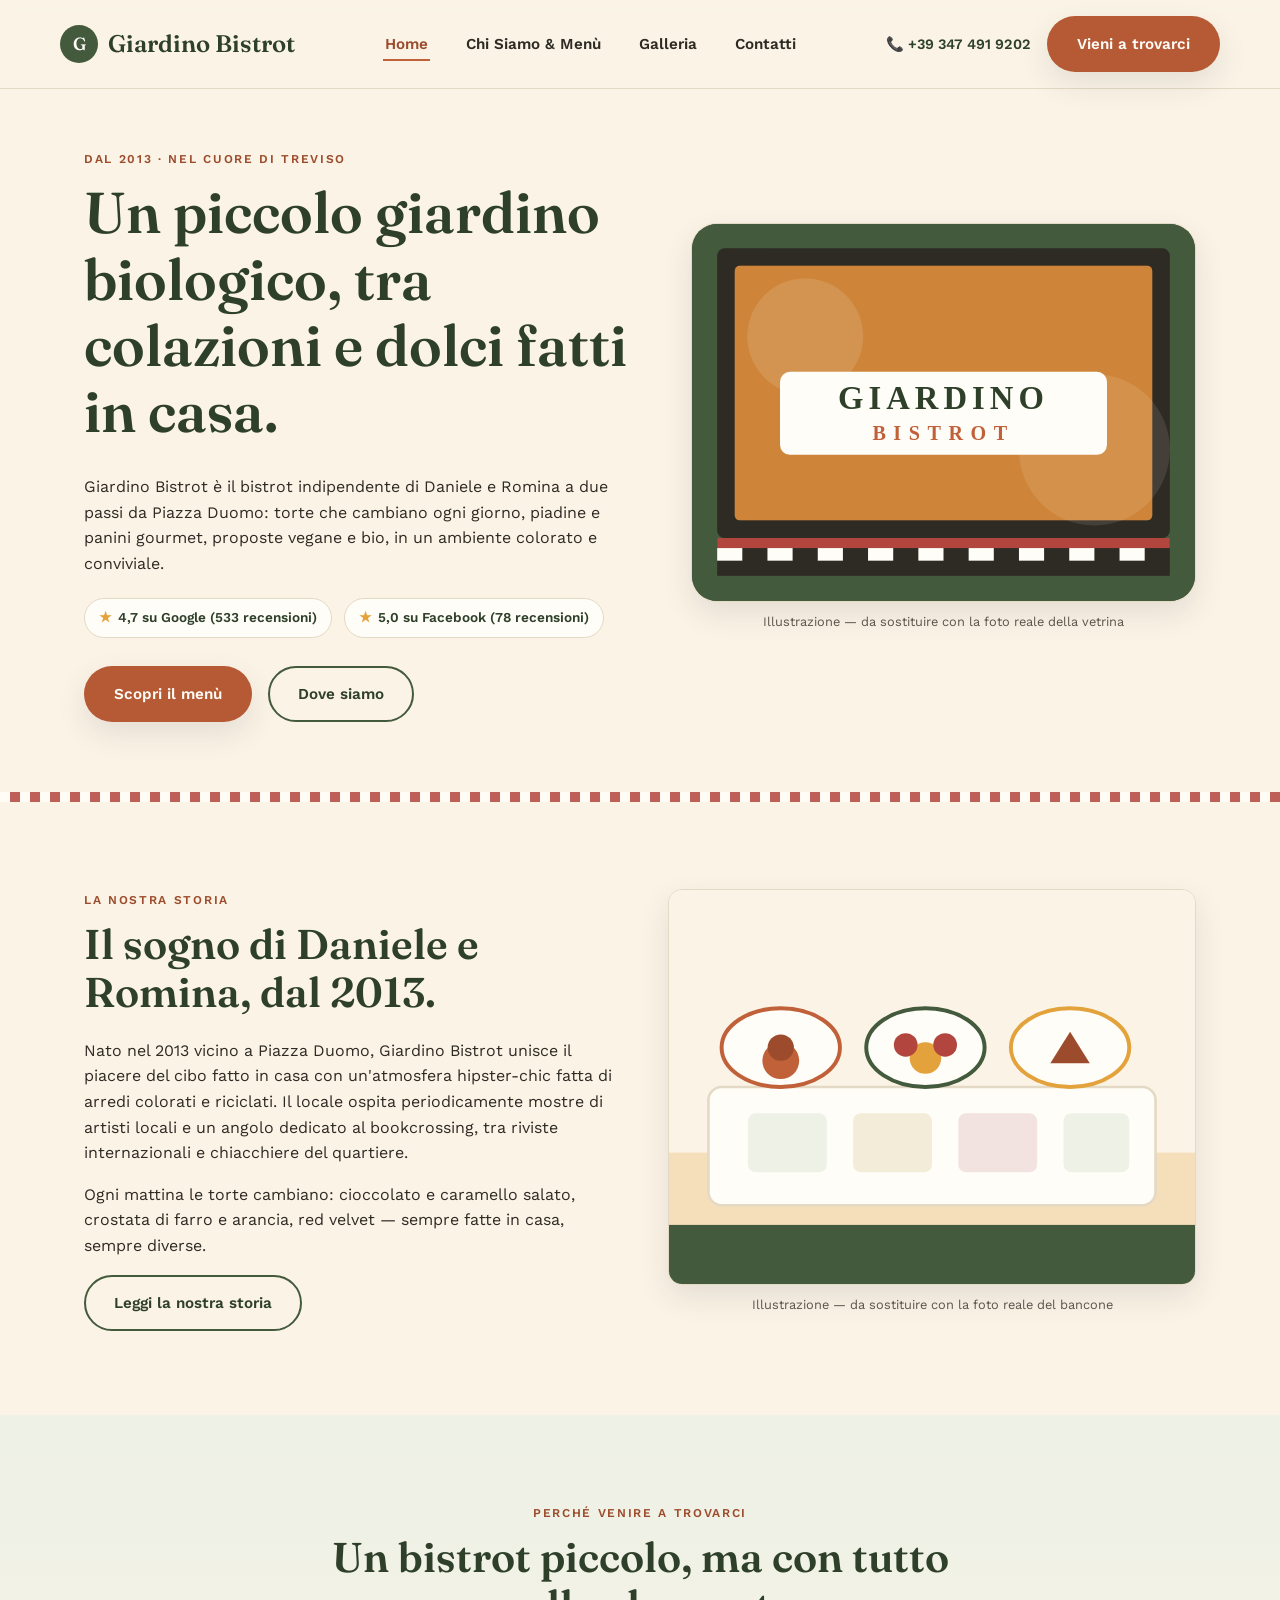
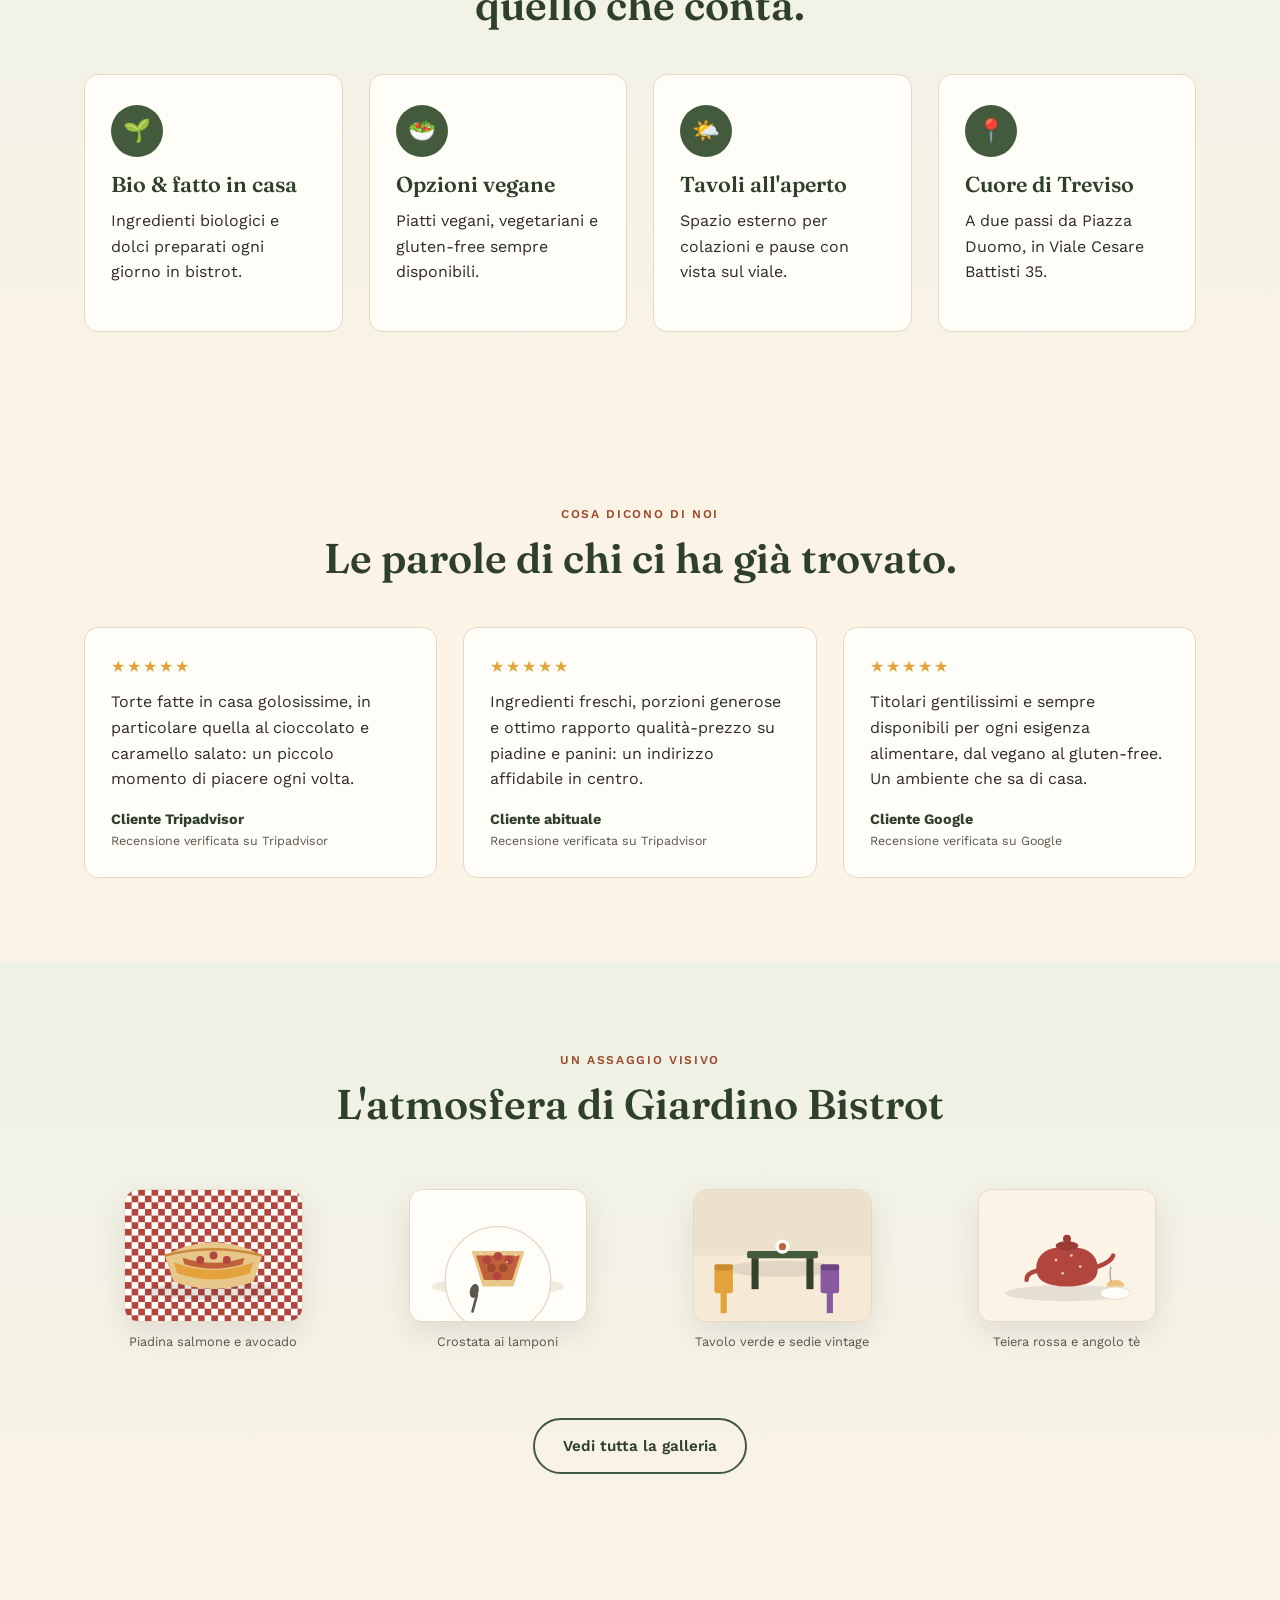
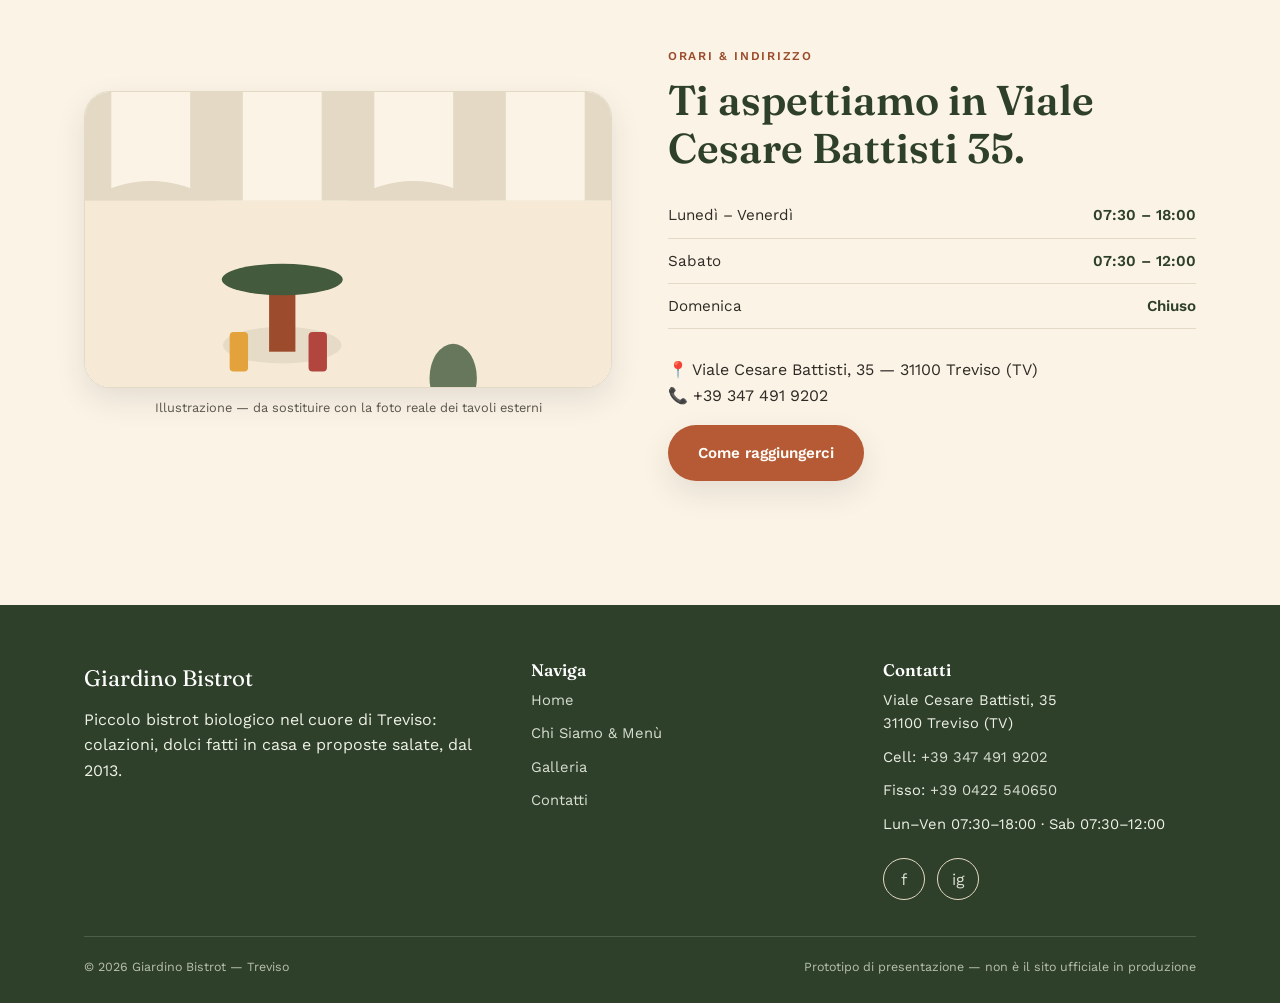
<file: index.html>
<!doctype html>
<html lang="it">
<head>
  <meta charset="UTF-8" />
  <meta name="viewport" content="width=device-width, initial-scale=1.0" />
  <title>Giardino Bistrot | Colazioni, dolci e bio nel cuore di Treviso</title>
  <meta name="description" content="Giardino Bistrot, Viale Cesare Battisti 35, Treviso: piccolo bistrot biologico con torte fatte in casa, piadine, panini gourmet e opzioni vegane. Aperto dal 2013." />
  <link rel="preconnect" href="https://fonts.googleapis.com">
  <link rel="preconnect" href="https://fonts.gstatic.com" crossorigin>
  <link href="https://fonts.googleapis.com/css2?family=Fraunces:opsz,wght@9..144,500;9..144,600;9..144,700&family=Work+Sans:wght@400;500;600;700&display=swap" rel="stylesheet">
  <link rel="icon" type="image/svg+xml" href="images/favicon.svg" />
  <link rel="stylesheet" href="css/style.css" />
  <meta property="og:type" content="website" />
  <meta property="og:locale" content="it_IT" />
  <meta property="og:title" content="Giardino Bistrot | Colazioni, dolci e bio nel cuore di Treviso" />
  <meta property="og:description" content="Piccolo bistrot biologico a Treviso: torte fatte in casa, piadine, panini gourmet e opzioni vegane. Viale Cesare Battisti 35." />
</head>
<body>

  <!-- NOTA SVILUPPO: testi basati su fonti pubbliche (Instagram, Tripadvisor, Google) - bozza plausibile da validare col proprietario prima del lancio. Vedi README.md. -->

  <a class="skip-link" href="#main-content">Salta al contenuto</a>

  <header class="site-header">
    <div class="container nav">
      <a href="index.html" class="brand">
        <span class="brand__mark">G</span>
        Giardino Bistrot
      </a>

      <nav class="nav__links-wrap">
        <ul class="nav__links">
          <li><a href="index.html" class="active">Home</a></li>
          <li><a href="chi-siamo-menu.html">Chi Siamo &amp; Menù</a></li>
          <li><a href="galleria.html">Galleria</a></li>
          <li><a href="contatti.html">Contatti</a></li>
        </ul>
      </nav>

      <div class="nav__cta">
        <a class="nav__phone" href="tel:+393474919202">📞 +39 347 491 9202</a>
        <a class="btn btn--primary" href="contatti.html">Vieni a trovarci</a>
        <button class="nav__toggle" aria-label="Apri menu">
          <span></span><span></span><span></span>
        </button>
      </div>
    </div>
  </header>

  <main id="main-content">

  <!-- HERO -->
  <section class="hero">
    <div class="container hero__grid">
      <div class="hero__text">
        <span class="eyebrow">Dal 2013 · Nel cuore di Treviso</span>
        <h1>Un piccolo giardino biologico, tra colazioni e dolci fatti in casa.</h1>
        <p>Giardino Bistrot è il bistrot indipendente di Daniele e Romina a due passi da Piazza Duomo: torte che cambiano ogni giorno, piadine e panini gourmet, proposte vegane e bio, in un ambiente colorato e conviviale.</p>

        <div class="hero__badges">
          <span class="badge"><span class="badge__star">★</span> 4,7 su Google (533 recensioni)</span>
          <span class="badge"><span class="badge__star">★</span> 5,0 su Facebook (78 recensioni)</span>
        </div>

        <div class="hero__actions">
          <a class="btn btn--primary" href="chi-siamo-menu.html#menu">Scopri il menù</a>
          <a class="btn btn--outline" href="contatti.html">Dove siamo</a>
        </div>
      </div>

      <div class="hero__media">
        <div class="media-frame">
          <img src="images/hero-vetrina.svg" alt="Illustrazione della vetrina con insegna luminosa Giardino Bistrot" />
        </div>
        <p class="media-caption">Illustrazione — da sostituire con la foto reale della vetrina</p>
      </div>
    </div>
  </section>

  <div class="vichy-divider"></div>

  <!-- INTRO / STORIA BREVE -->
  <section class="section">
    <div class="container split">
      <div class="split__text">
        <span class="eyebrow">La nostra storia</span>
        <h2>Il sogno di Daniele e Romina, dal 2013.</h2>
        <p>Nato nel 2013 vicino a Piazza Duomo, Giardino Bistrot unisce il piacere del cibo fatto in casa con un'atmosfera hipster-chic fatta di arredi colorati e riciclati. Il locale ospita periodicamente mostre di artisti locali e un angolo dedicato al bookcrossing, tra riviste internazionali e chiacchiere del quartiere.</p>
        <p>Ogni mattina le torte cambiano: cioccolato e caramello salato, crostata di farro e arancia, red velvet — sempre fatte in casa, sempre diverse.</p>
        <a class="btn btn--outline" href="chi-siamo-menu.html">Leggi la nostra storia</a>
      </div>
      <div class="split__media">
        <div class="media-frame">
          <img src="images/bancone-dolci.svg" alt="Illustrazione del bancone interno con barattoli di biscotti e vetrinetta dolci" loading="lazy" />
        </div>
        <p class="media-caption">Illustrazione — da sostituire con la foto reale del bancone</p>
      </div>
    </div>
  </section>

  <!-- FEATURES -->
  <section class="section section--sage">
    <div class="container">
      <div class="section-head center">
        <span class="eyebrow">Perché venire a trovarci</span>
        <h2>Un bistrot piccolo, ma con tutto quello che conta.</h2>
      </div>

      <div class="grid grid--4">
        <div class="card card--feature">
          <div class="card__icon">🌱</div>
          <h3>Bio &amp; fatto in casa</h3>
          <p>Ingredienti biologici e dolci preparati ogni giorno in bistrot.</p>
        </div>
        <div class="card card--feature">
          <div class="card__icon">🥗</div>
          <h3>Opzioni vegane</h3>
          <p>Piatti vegani, vegetariani e gluten-free sempre disponibili.</p>
        </div>
        <div class="card card--feature">
          <div class="card__icon">🌤️</div>
          <h3>Tavoli all'aperto</h3>
          <p>Spazio esterno per colazioni e pause con vista sul viale.</p>
        </div>
        <div class="card card--feature">
          <div class="card__icon">📍</div>
          <h3>Cuore di Treviso</h3>
          <p>A due passi da Piazza Duomo, in Viale Cesare Battisti 35.</p>
        </div>
      </div>
    </div>
  </section>

  <!-- RECENSIONI -->
  <section class="section">
    <div class="container">
      <div class="section-head center">
        <span class="eyebrow">Cosa dicono di noi</span>
        <h2>Le parole di chi ci ha già trovato.</h2>
      </div>

      <div class="grid grid--3">
        <div class="review-card">
          <div class="review-card__stars">★★★★★</div>
          <p>Torte fatte in casa golosissime, in particolare quella al cioccolato e caramello salato: un piccolo momento di piacere ogni volta.</p>
          <div class="review-card__author">Cliente Tripadvisor</div>
          <div class="review-card__source">Recensione verificata su Tripadvisor</div>
        </div>
        <div class="review-card">
          <div class="review-card__stars">★★★★★</div>
          <p>Ingredienti freschi, porzioni generose e ottimo rapporto qualità-prezzo su piadine e panini: un indirizzo affidabile in centro.</p>
          <div class="review-card__author">Cliente abituale</div>
          <div class="review-card__source">Recensione verificata su Tripadvisor</div>
        </div>
        <div class="review-card">
          <div class="review-card__stars">★★★★★</div>
          <p>Titolari gentilissimi e sempre disponibili per ogni esigenza alimentare, dal vegano al gluten-free. Un ambiente che sa di casa.</p>
          <div class="review-card__author">Cliente Google</div>
          <div class="review-card__source">Recensione verificata su Google</div>
        </div>
      </div>
    </div>
  </section>

  <!-- GALLERY PREVIEW -->
  <section class="section section--sage">
    <div class="container">
      <div class="section-head center">
        <span class="eyebrow">Un assaggio visivo</span>
        <h2>L'atmosfera di Giardino Bistrot</h2>
      </div>

      <div class="grid grid--4">
        <figure>
          <div class="media-frame"><img src="images/piadina-salmone-avocado.svg" alt="Illustrazione piadina con salmone e avocado" loading="lazy" /></div>
          <p class="media-caption">Piadina salmone e avocado</p>
        </figure>
        <figure>
          <div class="media-frame"><img src="images/crostata-lamponi.svg" alt="Illustrazione fetta di crostata ai lamponi" loading="lazy" /></div>
          <p class="media-caption">Crostata ai lamponi</p>
        </figure>
        <figure>
          <div class="media-frame"><img src="images/tavolo-verde-sedie-gialle.svg" alt="Illustrazione tavolo verde con sedie gialle in stile vintage" loading="lazy" /></div>
          <p class="media-caption">Tavolo verde e sedie vintage</p>
        </figure>
        <figure>
          <div class="media-frame"><img src="images/teiera-rossa.svg" alt="Illustrazione teiera rossa e angolo tè" loading="lazy" /></div>
          <p class="media-caption">Teiera rossa e angolo tè</p>
        </figure>
      </div>

      <div style="text-align:center; margin-top: 36px;">
        <a class="btn btn--outline" href="galleria.html">Vedi tutta la galleria</a>
      </div>
    </div>
  </section>

  <!-- ORARI & CONTATTI QUICK -->
  <section class="section">
    <div class="container split split--reverse">
      <div class="split__media">
        <div class="media-frame media-frame--wide">
          <img src="images/tavoli-esterni.svg" alt="Illustrazione tavolini all'aperto sotto i portici di Viale Cesare Battisti" loading="lazy" />
        </div>
        <p class="media-caption">Illustrazione — da sostituire con la foto reale dei tavoli esterni</p>
      </div>
      <div class="split__text">
        <span class="eyebrow">Orari &amp; indirizzo</span>
        <h2>Ti aspettiamo in Viale Cesare Battisti 35.</h2>
        <table class="hours-table">
          <tr><td>Lunedì – Venerdì</td><td>07:30 – 18:00</td></tr>
          <tr><td>Sabato</td><td>07:30 – 12:00</td></tr>
          <tr><td>Domenica</td><td>Chiuso</td></tr>
        </table>
        <p>📍 Viale Cesare Battisti, 35 — 31100 Treviso (TV)<br />📞 <a href="tel:+393474919202">+39 347 491 9202</a></p>
        <a class="btn btn--primary" href="contatti.html">Come raggiungerci</a>
      </div>
    </div>
  </section>

  </main>

  <footer class="site-footer">
    <div class="container">
      <div class="footer-grid">
        <div>
          <div class="footer-brand">Giardino Bistrot</div>
          <p>Piccolo bistrot biologico nel cuore di Treviso: colazioni, dolci fatti in casa e proposte salate, dal 2013.</p>
        </div>
        <div>
          <h4>Naviga</h4>
          <ul class="footer-list">
            <li><a href="index.html">Home</a></li>
            <li><a href="chi-siamo-menu.html">Chi Siamo &amp; Menù</a></li>
            <li><a href="galleria.html">Galleria</a></li>
            <li><a href="contatti.html">Contatti</a></li>
          </ul>
        </div>
        <div>
          <h4>Contatti</h4>
          <ul class="footer-list">
            <li>Viale Cesare Battisti, 35<br />31100 Treviso (TV)</li>
            <li>Cell: <a href="tel:+393474919202">+39 347 491 9202</a></li>
            <li>Fisso: <a href="tel:+390422540650">+39 0422 540650</a></li>
            <li>Lun–Ven 07:30–18:00 · Sab 07:30–12:00</li>
          </ul>
          <div class="social-row">
            <a href="https://www.facebook.com/giardinobistrot/" target="_blank" rel="noopener" aria-label="Facebook">f</a>
            <a href="https://www.instagram.com/giardinobistrot/" target="_blank" rel="noopener" aria-label="Instagram">ig</a>
          </div>
        </div>
      </div>
      <div class="footer-bottom">
        <span>© 2026 Giardino Bistrot — Treviso</span>
        <span>Prototipo di presentazione — non è il sito ufficiale in produzione</span>
      </div>
    </div>
  </footer>

  <script src="js/main.js"></script>
</body>
</html>
</file>
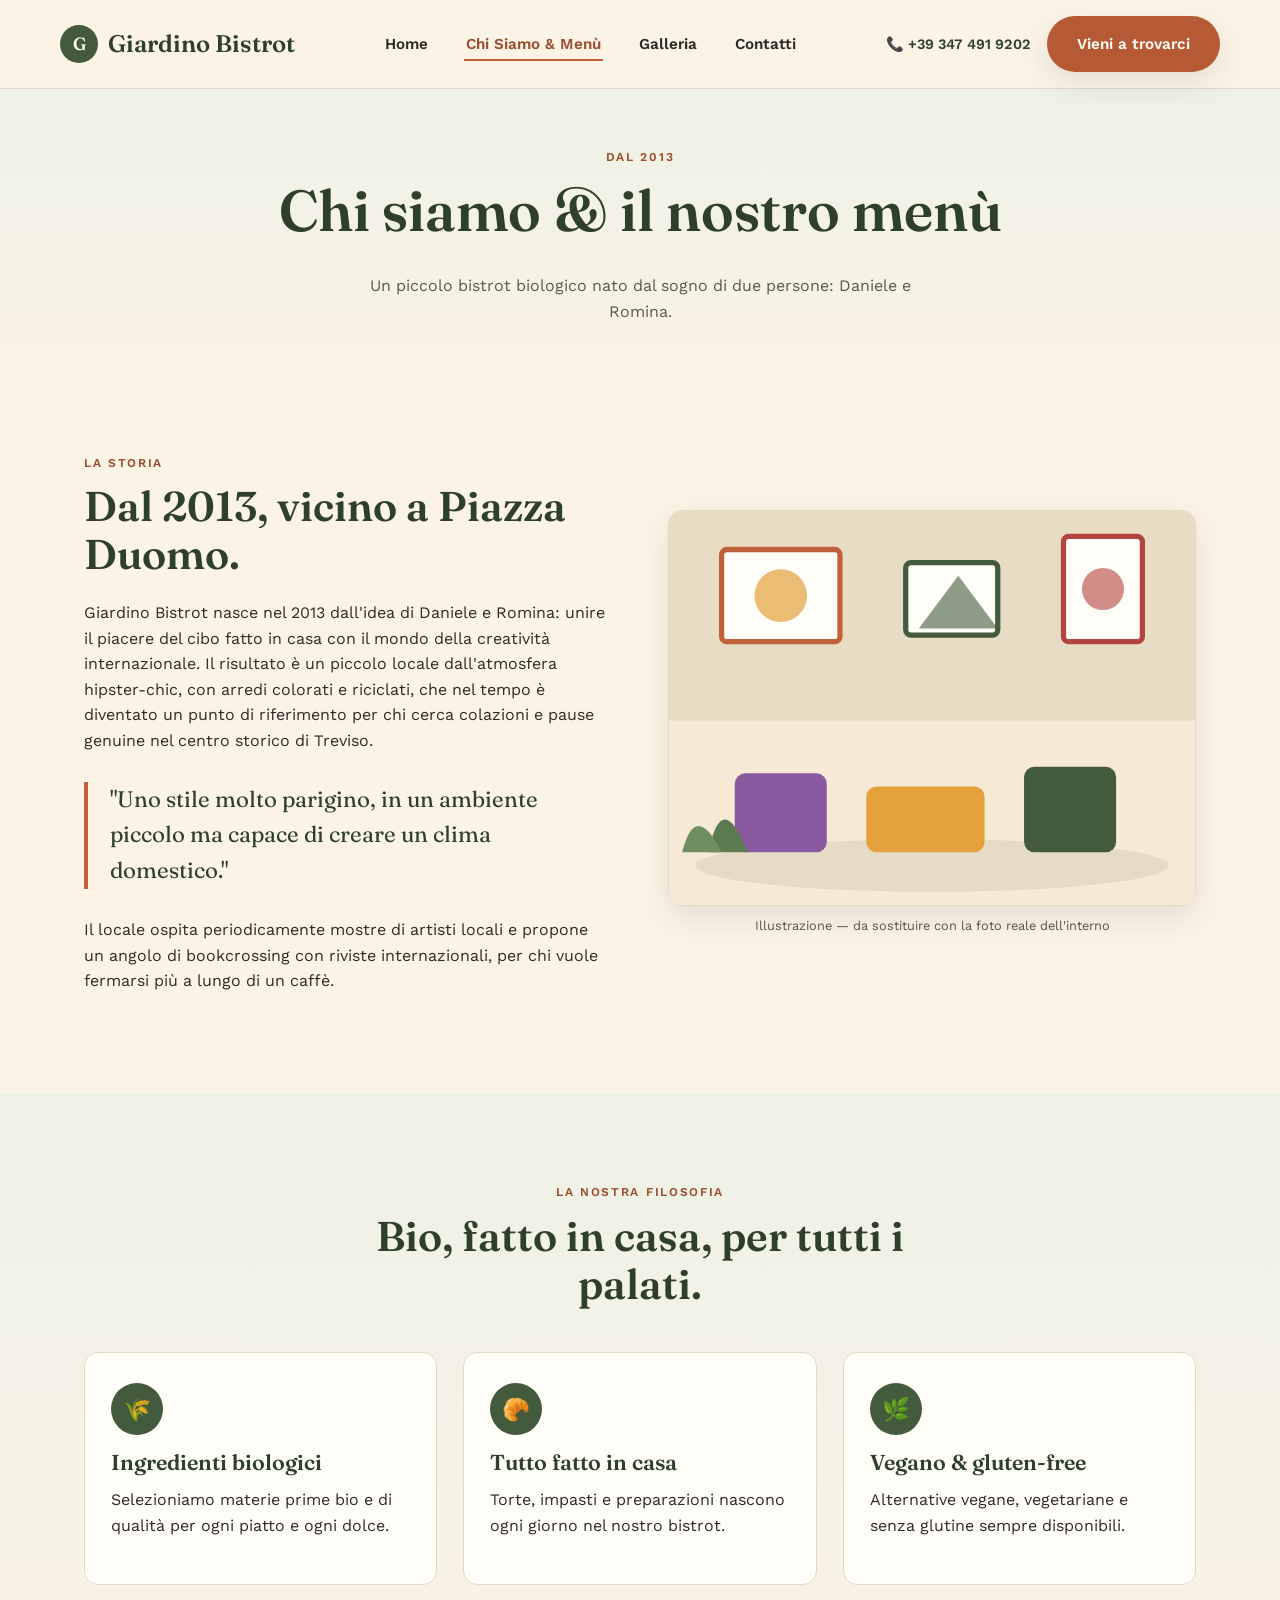
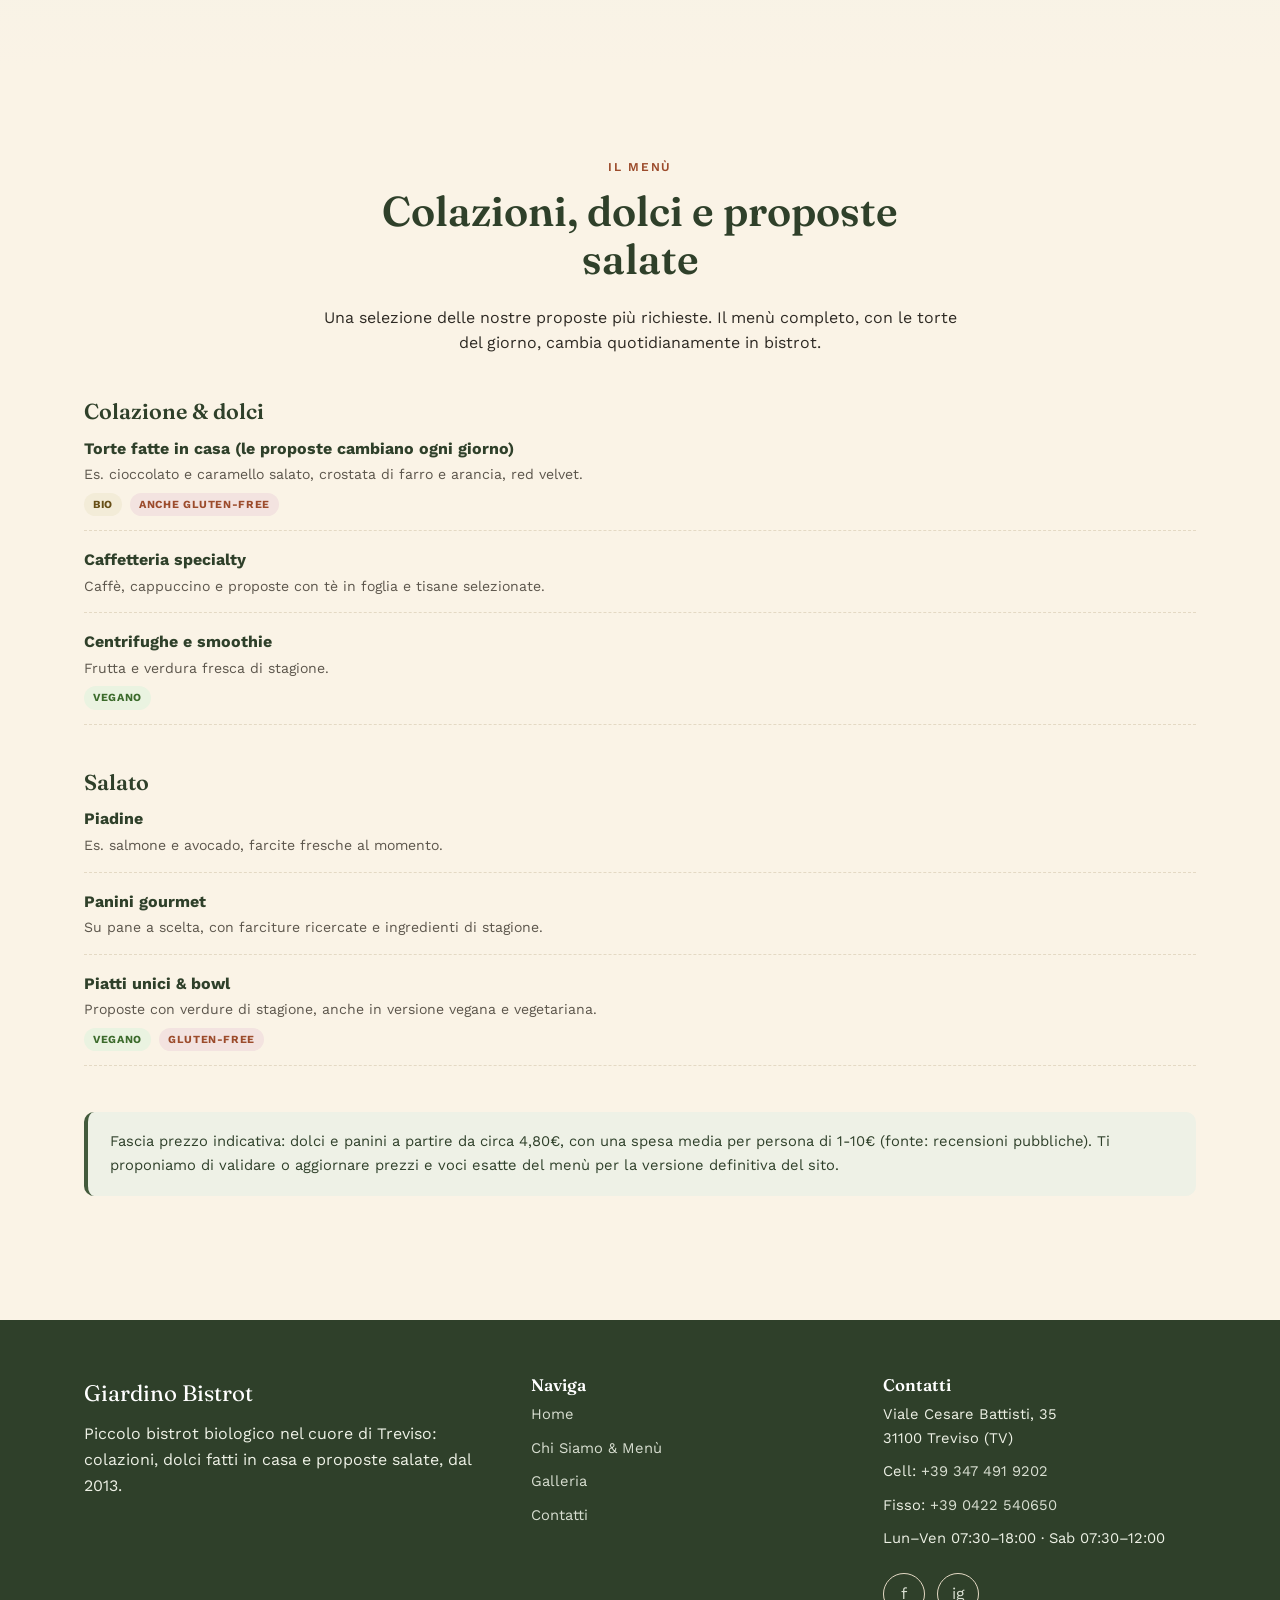
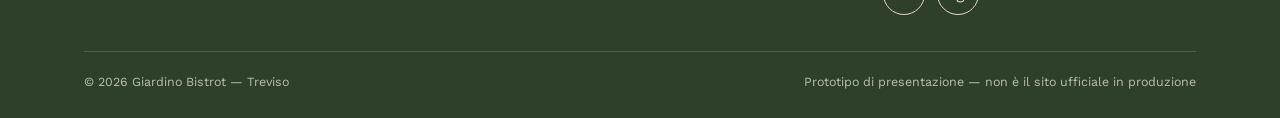
<file: chi-siamo-menu.html>
<!doctype html>
<html lang="it">
<head>
  <meta charset="UTF-8" />
  <meta name="viewport" content="width=device-width, initial-scale=1.0" />
  <title>Chi Siamo &amp; Menù | Giardino Bistrot Treviso</title>
  <meta name="description" content="La storia di Giardino Bistrot dal 2013 e il menù: torte fatte in casa, piadine, panini gourmet, opzioni vegane, bio e gluten-free." />
  <link rel="preconnect" href="https://fonts.googleapis.com">
  <link rel="preconnect" href="https://fonts.gstatic.com" crossorigin>
  <link href="https://fonts.googleapis.com/css2?family=Fraunces:opsz,wght@9..144,500;9..144,600;9..144,700&family=Work+Sans:wght@400;500;600;700&display=swap" rel="stylesheet">
  <link rel="icon" type="image/svg+xml" href="images/favicon.svg" />
  <link rel="stylesheet" href="css/style.css" />
  <meta property="og:type" content="website" />
  <meta property="og:locale" content="it_IT" />
  <meta property="og:title" content="Chi Siamo & Menù | Giardino Bistrot Treviso" />
  <meta property="og:description" content="La storia di Giardino Bistrot dal 2013 e il menù: torte fatte in casa, piadine, panini gourmet, opzioni vegane, bio e gluten-free." />
</head>
<body>

  <!-- NOTA SVILUPPO: testi basati su fonti pubbliche (Instagram, Tripadvisor, Google) - bozza plausibile da validare col proprietario prima del lancio. Vedi README.md. -->

  <a class="skip-link" href="#main-content">Salta al contenuto</a>

  <header class="site-header">
    <div class="container nav">
      <a href="index.html" class="brand">
        <span class="brand__mark">G</span>
        Giardino Bistrot
      </a>

      <nav class="nav__links-wrap">
        <ul class="nav__links">
          <li><a href="index.html">Home</a></li>
          <li><a href="chi-siamo-menu.html" class="active">Chi Siamo &amp; Menù</a></li>
          <li><a href="galleria.html">Galleria</a></li>
          <li><a href="contatti.html">Contatti</a></li>
        </ul>
      </nav>

      <div class="nav__cta">
        <a class="nav__phone" href="tel:+393474919202">📞 +39 347 491 9202</a>
        <a class="btn btn--primary" href="contatti.html">Vieni a trovarci</a>
        <button class="nav__toggle" aria-label="Apri menu">
          <span></span><span></span><span></span>
        </button>
      </div>
    </div>
  </header>

  <section class="page-hero">
    <div class="container">
      <span class="eyebrow">Dal 2013</span>
      <h1>Chi siamo &amp; il nostro menù</h1>
      <p>Un piccolo bistrot biologico nato dal sogno di due persone: Daniele e Romina.</p>
    </div>
  </section>

  <main id="main-content">

  <!-- STORIA -->
  <section class="section">
    <div class="container split">
      <div class="split__text">
        <span class="eyebrow">La storia</span>
        <h2>Dal 2013, vicino a Piazza Duomo.</h2>
        <p>Giardino Bistrot nasce nel 2013 dall'idea di Daniele e Romina: unire il piacere del cibo fatto in casa con il mondo della creatività internazionale. Il risultato è un piccolo locale dall'atmosfera hipster-chic, con arredi colorati e riciclati, che nel tempo è diventato un punto di riferimento per chi cerca colazioni e pause genuine nel centro storico di Treviso.</p>
        <p class="story-quote">"Uno stile molto parigino, in un ambiente piccolo ma capace di creare un clima domestico."</p>
        <p>Il locale ospita periodicamente mostre di artisti locali e propone un angolo di bookcrossing con riviste internazionali, per chi vuole fermarsi più a lungo di un caffè.</p>
      </div>
      <div class="split__media">
        <div class="media-frame">
          <img src="images/interno-arredi-vintage.svg" alt="Illustrazione dell'interno con arredi vintage colorati" loading="lazy" />
        </div>
        <p class="media-caption">Illustrazione — da sostituire con la foto reale dell'interno</p>
      </div>
    </div>
  </section>

  <!-- FILOSOFIA -->
  <section class="section section--sage">
    <div class="container">
      <div class="section-head center">
        <span class="eyebrow">La nostra filosofia</span>
        <h2>Bio, fatto in casa, per tutti i palati.</h2>
      </div>
      <div class="grid grid--3">
        <div class="card card--feature">
          <div class="card__icon">🌾</div>
          <h3>Ingredienti biologici</h3>
          <p>Selezioniamo materie prime bio e di qualità per ogni piatto e ogni dolce.</p>
        </div>
        <div class="card card--feature">
          <div class="card__icon">🥐</div>
          <h3>Tutto fatto in casa</h3>
          <p>Torte, impasti e preparazioni nascono ogni giorno nel nostro bistrot.</p>
        </div>
        <div class="card card--feature">
          <div class="card__icon">🌿</div>
          <h3>Vegano &amp; gluten-free</h3>
          <p>Alternative vegane, vegetariane e senza glutine sempre disponibili.</p>
        </div>
      </div>
    </div>
  </section>

  <!-- MENU -->
  <section class="section" id="menu">
    <div class="container">
      <div class="section-head center">
        <span class="eyebrow">Il menù</span>
        <h2>Colazioni, dolci e proposte salate</h2>
        <p>Una selezione delle nostre proposte più richieste. Il menù completo, con le torte del giorno, cambia quotidianamente in bistrot.</p>
      </div>

      <div class="menu-block">
        <h3>Colazione &amp; dolci</h3>
        <ul class="menu-list">
          <li>
            <div>
              <span class="menu-item__name">Torte fatte in casa (le proposte cambiano ogni giorno)</span>
              <span class="menu-item__desc">Es. cioccolato e caramello salato, crostata di farro e arancia, red velvet.</span>
              <div class="tag-row"><span class="tag tag--bio">Bio</span><span class="tag tag--gf">Anche gluten-free</span></div>
            </div>
          </li>
          <li>
            <div>
              <span class="menu-item__name">Caffetteria specialty</span>
              <span class="menu-item__desc">Caffè, cappuccino e proposte con tè in foglia e tisane selezionate.</span>
            </div>
          </li>
          <li>
            <div>
              <span class="menu-item__name">Centrifughe e smoothie</span>
              <span class="menu-item__desc">Frutta e verdura fresca di stagione.</span>
              <div class="tag-row"><span class="tag tag--vegan">Vegano</span></div>
            </div>
          </li>
        </ul>
      </div>

      <div class="menu-block">
        <h3>Salato</h3>
        <ul class="menu-list">
          <li>
            <div>
              <span class="menu-item__name">Piadine</span>
              <span class="menu-item__desc">Es. salmone e avocado, farcite fresche al momento.</span>
            </div>
          </li>
          <li>
            <div>
              <span class="menu-item__name">Panini gourmet</span>
              <span class="menu-item__desc">Su pane a scelta, con farciture ricercate e ingredienti di stagione.</span>
            </div>
          </li>
          <li>
            <div>
              <span class="menu-item__name">Piatti unici &amp; bowl</span>
              <span class="menu-item__desc">Proposte con verdure di stagione, anche in versione vegana e vegetariana.</span>
              <div class="tag-row"><span class="tag tag--vegan">Vegano</span><span class="tag tag--gf">Gluten-free</span></div>
            </div>
          </li>
        </ul>
      </div>

      <!-- NOTA: prezzi stimati da recensioni pubbliche, non un listino ufficiale del locale - da confermare col proprietario -->
      <div class="callout">
        Fascia prezzo indicativa: dolci e panini a partire da circa 4,80€, con una spesa media per persona di 1-10€ (fonte: recensioni pubbliche). Ti proponiamo di validare o aggiornare prezzi e voci esatte del menù per la versione definitiva del sito.
      </div>
    </div>
  </section>

  </main>

  <footer class="site-footer">
    <div class="container">
      <div class="footer-grid">
        <div>
          <div class="footer-brand">Giardino Bistrot</div>
          <p>Piccolo bistrot biologico nel cuore di Treviso: colazioni, dolci fatti in casa e proposte salate, dal 2013.</p>
        </div>
        <div>
          <h4>Naviga</h4>
          <ul class="footer-list">
            <li><a href="index.html">Home</a></li>
            <li><a href="chi-siamo-menu.html">Chi Siamo &amp; Menù</a></li>
            <li><a href="galleria.html">Galleria</a></li>
            <li><a href="contatti.html">Contatti</a></li>
          </ul>
        </div>
        <div>
          <h4>Contatti</h4>
          <ul class="footer-list">
            <li>Viale Cesare Battisti, 35<br />31100 Treviso (TV)</li>
            <li>Cell: <a href="tel:+393474919202">+39 347 491 9202</a></li>
            <li>Fisso: <a href="tel:+390422540650">+39 0422 540650</a></li>
            <li>Lun–Ven 07:30–18:00 · Sab 07:30–12:00</li>
          </ul>
          <div class="social-row">
            <a href="https://www.facebook.com/giardinobistrot/" target="_blank" rel="noopener" aria-label="Facebook">f</a>
            <a href="https://www.instagram.com/giardinobistrot/" target="_blank" rel="noopener" aria-label="Instagram">ig</a>
          </div>
        </div>
      </div>
      <div class="footer-bottom">
        <span>© 2026 Giardino Bistrot — Treviso</span>
        <span>Prototipo di presentazione — non è il sito ufficiale in produzione</span>
      </div>
    </div>
  </footer>

  <script src="js/main.js"></script>
</body>
</html>
</file>
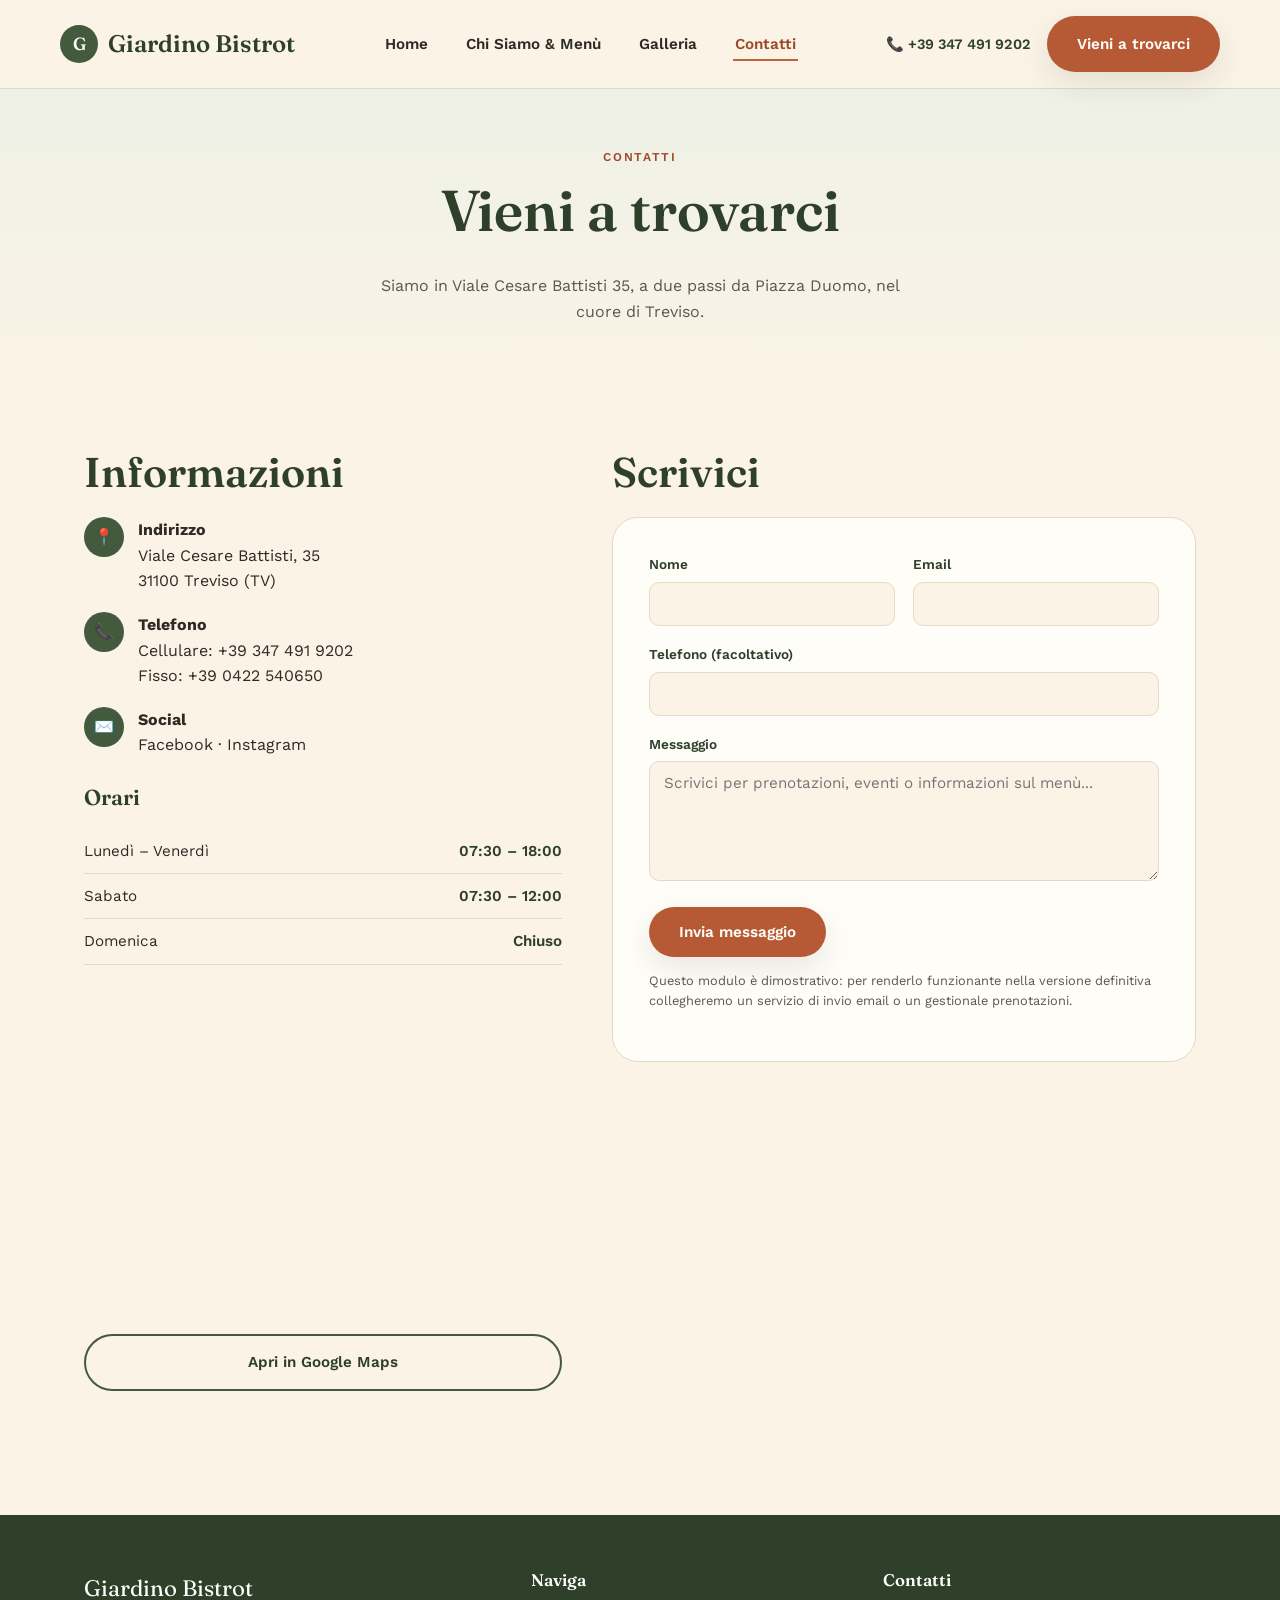
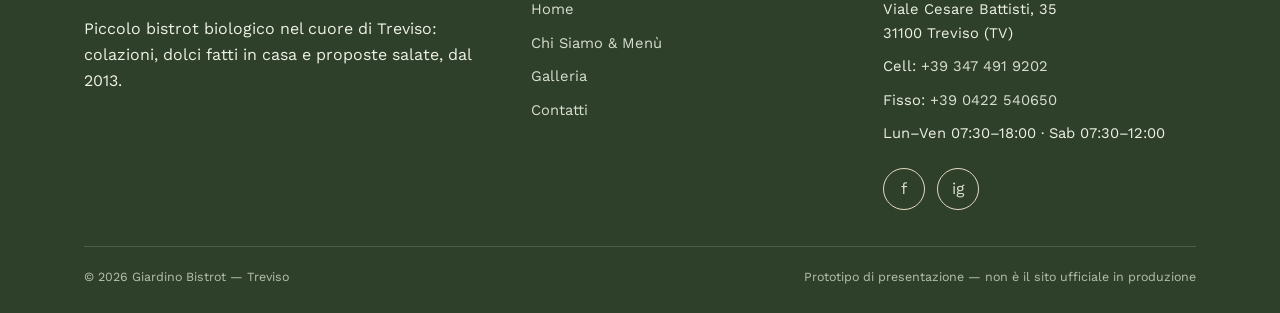
<file: contatti.html>
<!doctype html>
<html lang="it">
<head>
  <meta charset="UTF-8" />
  <meta name="viewport" content="width=device-width, initial-scale=1.0" />
  <title>Contatti | Giardino Bistrot Treviso</title>
  <meta name="description" content="Giardino Bistrot, Viale Cesare Battisti 35, Treviso. Telefono +39 347 491 9202. Orari: Lun-Ven 07:30-18:00, Sab 07:30-12:00." />
  <link rel="preconnect" href="https://fonts.googleapis.com">
  <link rel="preconnect" href="https://fonts.gstatic.com" crossorigin>
  <link href="https://fonts.googleapis.com/css2?family=Fraunces:opsz,wght@9..144,500;9..144,600;9..144,700&family=Work+Sans:wght@400;500;600;700&display=swap" rel="stylesheet">
  <link rel="icon" type="image/svg+xml" href="images/favicon.svg" />
  <link rel="stylesheet" href="css/style.css" />
  <meta property="og:type" content="website" />
  <meta property="og:locale" content="it_IT" />
  <meta property="og:title" content="Contatti | Giardino Bistrot Treviso" />
  <meta property="og:description" content="Giardino Bistrot, Viale Cesare Battisti 35, Treviso. Orari: Lun-Ven 07:30-18:00, Sab 07:30-12:00." />
</head>
<body>

  <!-- NOTA SVILUPPO: testi basati su fonti pubbliche (Instagram, Tripadvisor, Google) - bozza plausibile da validare col proprietario prima del lancio. Vedi README.md. -->

  <a class="skip-link" href="#main-content">Salta al contenuto</a>

  <header class="site-header">
    <div class="container nav">
      <a href="index.html" class="brand">
        <span class="brand__mark">G</span>
        Giardino Bistrot
      </a>

      <nav class="nav__links-wrap">
        <ul class="nav__links">
          <li><a href="index.html">Home</a></li>
          <li><a href="chi-siamo-menu.html">Chi Siamo &amp; Menù</a></li>
          <li><a href="galleria.html">Galleria</a></li>
          <li><a href="contatti.html" class="active">Contatti</a></li>
        </ul>
      </nav>

      <div class="nav__cta">
        <a class="nav__phone" href="tel:+393474919202">📞 +39 347 491 9202</a>
        <a class="btn btn--primary" href="contatti.html">Vieni a trovarci</a>
        <button class="nav__toggle" aria-label="Apri menu">
          <span></span><span></span><span></span>
        </button>
      </div>
    </div>
  </header>

  <section class="page-hero">
    <div class="container">
      <span class="eyebrow">Contatti</span>
      <h1>Vieni a trovarci</h1>
      <p>Siamo in Viale Cesare Battisti 35, a due passi da Piazza Duomo, nel cuore di Treviso.</p>
    </div>
  </section>

  <main id="main-content">

  <section class="section">
    <div class="container contact-grid">

      <div class="contact-info">
        <h2>Informazioni</h2>
        <ul class="info-list">
          <li>
            <span class="info-list__icon">📍</span>
            <div>
              <strong>Indirizzo</strong><br />
              Viale Cesare Battisti, 35<br />31100 Treviso (TV)
            </div>
          </li>
          <li>
            <span class="info-list__icon">📞</span>
            <div>
              <strong>Telefono</strong><br />
              Cellulare: <a href="tel:+393474919202">+39 347 491 9202</a><br />
              Fisso: <a href="tel:+390422540650">+39 0422 540650</a>
            </div>
          </li>
          <li>
            <span class="info-list__icon">✉️</span>
            <div>
              <strong>Social</strong><br />
              <a href="https://www.facebook.com/giardinobistrot/" target="_blank" rel="noopener">Facebook</a> ·
              <a href="https://www.instagram.com/giardinobistrot/" target="_blank" rel="noopener">Instagram</a>
            </div>
          </li>
        </ul>

        <h3>Orari</h3>
        <table class="hours-table">
          <tr><td>Lunedì – Venerdì</td><td>07:30 – 18:00</td></tr>
          <tr><td>Sabato</td><td>07:30 – 12:00</td></tr>
          <tr><td>Domenica</td><td>Chiuso</td></tr>
        </table>

        <iframe
          class="map-embed"
          loading="lazy"
          referrerpolicy="no-referrer-when-downgrade"
          src="https://www.openstreetmap.org/export/embed.html?bbox=12.2357174%2C45.6620173%2C12.2437174%2C45.6680173&amp;layer=mapnik&amp;marker=45.6650173%2C12.2397174"
          title="Mappa Giardino Bistrot, Viale Cesare Battisti 35, Treviso">
        </iframe>
        <a class="btn btn--outline" style="margin-top: 14px; width: 100%; justify-content: center;" href="https://www.google.com/maps/search/?api=1&query=Giardino+Bistrot+Viale+Cesare+Battisti+35+Treviso" target="_blank" rel="noopener">Apri in Google Maps</a>
      </div>

      <div class="contact-form">
        <h2>Scrivici</h2>
        <div class="form-success" data-form-success>
          Grazie! Il tuo messaggio è stato inviato (demo). Nella versione definitiva collegheremo un servizio email reale.
        </div>
        <form class="form" data-contact-form>
          <div class="form-row">
            <div class="field">
              <label for="nome">Nome</label>
              <input type="text" id="nome" name="nome" required />
            </div>
            <div class="field">
              <label for="email">Email</label>
              <input type="email" id="email" name="email" required />
            </div>
          </div>
          <div class="field">
            <label for="telefono">Telefono (facoltativo)</label>
            <input type="tel" id="telefono" name="telefono" />
          </div>
          <div class="field">
            <label for="messaggio">Messaggio</label>
            <textarea id="messaggio" name="messaggio" required placeholder="Scrivici per prenotazioni, eventi o informazioni sul menù..."></textarea>
          </div>
          <button type="submit" class="btn btn--primary">Invia messaggio</button>
          <p class="form-note">Questo modulo è dimostrativo: per renderlo funzionante nella versione definitiva collegheremo un servizio di invio email o un gestionale prenotazioni.</p>
        </form>
      </div>

    </div>
  </section>

  </main>

  <footer class="site-footer">
    <div class="container">
      <div class="footer-grid">
        <div>
          <div class="footer-brand">Giardino Bistrot</div>
          <p>Piccolo bistrot biologico nel cuore di Treviso: colazioni, dolci fatti in casa e proposte salate, dal 2013.</p>
        </div>
        <div>
          <h4>Naviga</h4>
          <ul class="footer-list">
            <li><a href="index.html">Home</a></li>
            <li><a href="chi-siamo-menu.html">Chi Siamo &amp; Menù</a></li>
            <li><a href="galleria.html">Galleria</a></li>
            <li><a href="contatti.html">Contatti</a></li>
          </ul>
        </div>
        <div>
          <h4>Contatti</h4>
          <ul class="footer-list">
            <li>Viale Cesare Battisti, 35<br />31100 Treviso (TV)</li>
            <li>Cell: <a href="tel:+393474919202">+39 347 491 9202</a></li>
            <li>Fisso: <a href="tel:+390422540650">+39 0422 540650</a></li>
            <li>Lun–Ven 07:30–18:00 · Sab 07:30–12:00</li>
          </ul>
          <div class="social-row">
            <a href="https://www.facebook.com/giardinobistrot/" target="_blank" rel="noopener" aria-label="Facebook">f</a>
            <a href="https://www.instagram.com/giardinobistrot/" target="_blank" rel="noopener" aria-label="Instagram">ig</a>
          </div>
        </div>
      </div>
      <div class="footer-bottom">
        <span>© 2026 Giardino Bistrot — Treviso</span>
        <span>Prototipo di presentazione — non è il sito ufficiale in produzione</span>
      </div>
    </div>
  </footer>

  <script src="js/main.js"></script>
</body>
</html>
</file>
<file: css/style.css>
/* ==========================================================================
   Giardino Bistrot — Design system
   Palette "bio-chic parigino": verde bosco, terracotta, crema, senape
   ========================================================================== */

:root {
  --color-cream: #faf3e6;
  --color-cream-2: #fffdf8;
  --color-forest: #435a3c;
  --color-forest-dark: #2f402a;
  --color-terracotta: #c1613a;
  --color-terracotta-btn: #b55a35; /* variante piu' scura di --color-terracotta: garantisce contrasto AA (4.5:1+) col testo bianco dei bottoni */
  --color-terracotta-dark: #9c4c2c;
  --color-mustard: #e3a23b;
  --color-cherry: #b3453f;
  --color-charcoal: #2e2a24;
  --color-charcoal-soft: #5c564c;
  --color-border: #e4d9c4;

  --font-display: "Fraunces", "Georgia", serif;
  --font-body: "Work Sans", "Helvetica Neue", Arial, sans-serif;

  --radius-md: 14px;
  --radius-lg: 26px;
  --shadow-soft: 0 12px 30px rgba(46, 42, 36, 0.1);
  --container-width: 1160px;
}

* {
  box-sizing: border-box;
}

html {
  scroll-behavior: smooth;
}

body {
  margin: 0;
  font-family: var(--font-body);
  background: var(--color-cream);
  color: var(--color-charcoal);
  line-height: 1.6;
  -webkit-font-smoothing: antialiased;
}

img {
  max-width: 100%;
  display: block;
}

a {
  color: inherit;
  text-decoration: none;
}

h1, h2, h3, h4 {
  font-family: var(--font-display);
  font-weight: 600;
  line-height: 1.15;
  margin: 0 0 0.5em;
  color: var(--color-forest-dark);
}

h1 { font-size: clamp(2.4rem, 5vw, 3.6rem); }
h2 { font-size: clamp(1.9rem, 3.6vw, 2.6rem); }
h3 { font-size: 1.35rem; }

p { margin: 0 0 1em; }

.container {
  width: 100%;
  max-width: var(--container-width);
  margin: 0 auto;
  padding: 0 24px;
}

/* ---------- Skip link (accessibilita' da tastiera) ---------- */
.skip-link {
  position: absolute;
  top: -60px;
  left: 12px;
  z-index: 999;
  background: var(--color-forest-dark);
  color: #fff;
  padding: 12px 20px;
  border-radius: 8px;
  font-weight: 600;
  transition: top 0.15s ease;
}

.skip-link:focus {
  top: 12px;
}

.eyebrow {
  display: inline-block;
  font-family: var(--font-body);
  font-weight: 600;
  letter-spacing: 0.14em;
  text-transform: uppercase;
  font-size: 0.75rem;
  color: var(--color-terracotta-dark);
  margin-bottom: 0.9em;
}

.section {
  padding: 84px 0;
}

.section--tight { padding: 56px 0; }

.section--sage {
  background: linear-gradient(180deg, #eef1e6 0%, var(--color-cream) 100%);
}

.section-head {
  max-width: 640px;
  margin-bottom: 44px;
}

.section-head.center {
  margin-left: auto;
  margin-right: auto;
  text-align: center;
}

/* Vichy checker divider — nod to the red/white deli paper on the sandwiches */
.vichy-divider {
  height: 10px;
  background-image: repeating-conic-gradient(
    var(--color-cherry) 0% 25%,
    var(--color-cream-2) 0% 50%
  );
  background-size: 20px 20px;
  opacity: 0.85;
}

/* ---------- Buttons ---------- */
.btn {
  display: inline-flex;
  align-items: center;
  gap: 8px;
  padding: 14px 28px;
  border-radius: 999px;
  font-family: var(--font-body);
  font-weight: 600;
  font-size: 0.95rem;
  border: 2px solid transparent;
  cursor: pointer;
  transition: transform 0.15s ease, box-shadow 0.15s ease, background 0.2s ease, color 0.2s ease;
}

.btn:hover { transform: translateY(-2px); }

.btn--primary {
  background: var(--color-terracotta-btn);
  color: var(--color-cream-2);
  box-shadow: var(--shadow-soft);
}
.btn--primary:hover { background: var(--color-terracotta-dark); }

.btn--outline {
  background: transparent;
  border-color: var(--color-forest);
  color: var(--color-forest-dark);
}
.btn--outline:hover { background: var(--color-forest); color: #fff; }

.btn--light {
  background: var(--color-cream-2);
  color: var(--color-forest-dark);
}

/* ---------- Header / Nav ---------- */
.site-header {
  position: sticky;
  top: 0;
  z-index: 50;
  background: rgba(250, 243, 230, 0.92);
  backdrop-filter: blur(6px);
  border-bottom: 1px solid var(--color-border);
}

.nav {
  display: flex;
  align-items: center;
  justify-content: space-between;
  padding: 16px 0;
}

.brand {
  display: flex;
  align-items: center;
  gap: 10px;
  font-family: var(--font-display);
  font-size: 1.5rem;
  font-weight: 600;
  color: var(--color-forest-dark);
}

.brand__mark {
  width: 38px;
  height: 38px;
  border-radius: 50%;
  background: var(--color-forest);
  color: var(--color-cream-2);
  display: flex;
  align-items: center;
  justify-content: center;
  font-family: var(--font-display);
  font-size: 1.1rem;
}

.nav__links {
  display: flex;
  align-items: center;
  gap: 34px;
  list-style: none;
  margin: 0;
  padding: 0;
}

.nav__links a {
  font-weight: 600;
  font-size: 0.95rem;
  color: var(--color-charcoal);
  padding: 6px 2px;
  border-bottom: 2px solid transparent;
  transition: border-color 0.2s ease, color 0.2s ease;
}

.nav__links a:hover,
.nav__links a.active {
  color: var(--color-terracotta-dark);
  border-color: var(--color-terracotta);
}

.nav__cta {
  display: flex;
  align-items: center;
  gap: 16px;
}

.nav__phone {
  display: flex;
  align-items: center;
  gap: 6px;
  font-weight: 600;
  font-size: 0.9rem;
  color: var(--color-forest-dark);
}

.nav__toggle {
  display: none;
  flex-direction: column;
  gap: 5px;
  background: none;
  border: none;
  cursor: pointer;
  padding: 6px;
}

.nav__toggle span {
  width: 26px;
  height: 2px;
  background: var(--color-forest-dark);
  border-radius: 2px;
}

/* ---------- Hero ---------- */
.hero {
  padding: 56px 0 70px;
}

.hero__grid {
  display: grid;
  grid-template-columns: 1.05fr 0.95fr;
  gap: 48px;
  align-items: center;
}

.hero__badges {
  display: flex;
  flex-wrap: wrap;
  gap: 12px;
  margin: 22px 0 28px;
}

.badge {
  display: inline-flex;
  align-items: center;
  gap: 6px;
  background: var(--color-cream-2);
  border: 1px solid var(--color-border);
  padding: 8px 14px;
  border-radius: 999px;
  font-size: 0.85rem;
  font-weight: 600;
  color: var(--color-forest-dark);
}

.badge__star { color: var(--color-mustard); }

.hero__actions {
  display: flex;
  gap: 16px;
  flex-wrap: wrap;
}

/* ---------- Media frame (illustrazioni / foto) ---------- */
.media-frame {
  position: relative;
  border-radius: var(--radius-md);
  overflow: hidden;
  border: 1px solid var(--color-border);
  background: var(--color-cream-2);
  box-shadow: var(--shadow-soft);
  aspect-ratio: 4 / 3;
}

.media-frame img {
  width: 100%;
  height: 100%;
  object-fit: cover;
  display: block;
}

.media-frame--wide {
  aspect-ratio: 16 / 9;
  border-radius: var(--radius-lg);
}

.hero .media-frame {
  aspect-ratio: 4 / 3;
  border-radius: var(--radius-lg);
}

.media-caption {
  margin-top: 10px;
  font-size: 0.8rem;
  color: var(--color-charcoal-soft);
  text-align: center;
}

.gallery-grid figure {
  margin: 0;
}

.gallery-grid .media-frame {
  cursor: pointer;
  transition: transform 0.2s ease;
}

.gallery-grid .media-frame:hover { transform: translateY(-3px); }

.gallery-grid .media-frame:focus-visible {
  outline: 3px solid var(--color-terracotta-dark);
  outline-offset: 2px;
}

.lightbox__panel img {
  width: 100%;
  border-radius: var(--radius-md);
  margin-bottom: 16px;
}

/* ---------- Photo slot placeholders (fallback, non ancora sostituiti) ---------- */
.photo-slot {
  position: relative;
  display: flex;
  flex-direction: column;
  align-items: center;
  justify-content: center;
  text-align: center;
  gap: 8px;
  background: repeating-linear-gradient(
      135deg,
      rgba(67, 90, 60, 0.07),
      rgba(67, 90, 60, 0.07) 10px,
      rgba(193, 97, 58, 0.07) 10px,
      rgba(193, 97, 58, 0.07) 20px
    ),
    var(--color-cream-2);
  border: 2px dashed var(--color-terracotta);
  border-radius: var(--radius-md);
  color: var(--color-charcoal-soft);
  padding: 20px;
  min-height: 220px;
}

.photo-slot__icon {
  font-size: 1.8rem;
}

.photo-slot__label {
  font-size: 0.85rem;
  font-weight: 600;
  color: var(--color-forest-dark);
  max-width: 220px;
}

.photo-slot__tag {
  font-size: 0.7rem;
  text-transform: uppercase;
  letter-spacing: 0.08em;
  color: var(--color-terracotta-dark);
  font-weight: 700;
}

.hero .photo-slot {
  min-height: 380px;
  border-radius: var(--radius-lg);
}

/* ---------- Feature / info cards ---------- */
.grid {
  display: grid;
  gap: 26px;
}

.grid--3 { grid-template-columns: repeat(3, 1fr); }
.grid--2 { grid-template-columns: repeat(2, 1fr); }
.grid--4 { grid-template-columns: repeat(4, 1fr); }

.card {
  background: var(--color-cream-2);
  border: 1px solid var(--color-border);
  border-radius: var(--radius-md);
  padding: 30px 26px;
}

.card--feature {
  text-align: left;
}

.card__icon {
  width: 52px;
  height: 52px;
  border-radius: 50%;
  background: var(--color-forest);
  color: var(--color-cream-2);
  display: flex;
  align-items: center;
  justify-content: center;
  font-size: 1.4rem;
  margin-bottom: 16px;
}

/* ---------- About / split sections ---------- */
.split {
  display: grid;
  grid-template-columns: 1fr 1fr;
  gap: 56px;
  align-items: center;
}

.split--reverse .split__text { order: 2; }
.split--reverse .split__media { order: 1; }

/* ---------- Reviews ---------- */
.review-card {
  background: var(--color-cream-2);
  border: 1px solid var(--color-border);
  border-radius: var(--radius-md);
  padding: 26px;
  position: relative;
}

.review-card__stars {
  color: var(--color-mustard);
  letter-spacing: 2px;
  margin-bottom: 10px;
}

.review-card__author {
  font-weight: 700;
  color: var(--color-forest-dark);
  margin-top: 14px;
  font-size: 0.9rem;
}

.review-card__source {
  font-size: 0.78rem;
  color: var(--color-charcoal-soft);
}

/* ---------- Gallery ---------- */
.gallery-grid {
  display: grid;
  grid-template-columns: repeat(4, 1fr);
  gap: 20px;
}

.gallery-grid .photo-slot {
  min-height: 200px;
  cursor: pointer;
}

.gallery-grid .photo-slot:nth-child(5n+1) { min-height: 280px; grid-row: span 2; }

/* ---------- Lightbox ---------- */
.lightbox {
  position: fixed;
  inset: 0;
  background: rgba(46, 42, 36, 0.88);
  display: none;
  align-items: center;
  justify-content: center;
  z-index: 200;
  padding: 30px;
}

.lightbox.is-open { display: flex; }

.lightbox__panel {
  background: var(--color-cream-2);
  border-radius: var(--radius-md);
  padding: 34px;
  max-width: 520px;
  text-align: center;
  position: relative;
}

.lightbox__close {
  position: absolute;
  top: 14px;
  right: 18px;
  background: none;
  border: none;
  font-size: 1.4rem;
  cursor: pointer;
  color: var(--color-charcoal);
}

/* ---------- Contact ---------- */
.contact-grid {
  display: grid;
  grid-template-columns: 0.9fr 1.1fr;
  gap: 50px;
}

.info-list {
  list-style: none;
  padding: 0;
  margin: 0 0 28px;
  display: flex;
  flex-direction: column;
  gap: 18px;
}

.info-list li {
  display: flex;
  gap: 14px;
  align-items: flex-start;
}

.info-list__icon {
  width: 40px;
  height: 40px;
  flex-shrink: 0;
  border-radius: 50%;
  background: var(--color-forest);
  color: var(--color-cream-2);
  display: flex;
  align-items: center;
  justify-content: center;
}

.hours-table {
  width: 100%;
  border-collapse: collapse;
  margin: 18px 0 28px;
}

.hours-table td {
  padding: 10px 0;
  border-bottom: 1px solid var(--color-border);
  font-size: 0.95rem;
}

.hours-table td:last-child {
  text-align: right;
  font-weight: 600;
  color: var(--color-forest-dark);
}

.map-embed {
  width: 100%;
  height: 320px;
  border: 0;
  border-radius: var(--radius-md);
  filter: grayscale(0.15) sepia(0.08);
}

.social-row {
  display: flex;
  gap: 12px;
  margin-top: 22px;
}

.social-row a {
  width: 42px;
  height: 42px;
  border-radius: 50%;
  border: 1px solid var(--color-border);
  display: flex;
  align-items: center;
  justify-content: center;
  transition: background 0.2s ease, color 0.2s ease;
}

.social-row a:hover {
  background: var(--color-forest);
  color: var(--color-cream-2);
}

/* ---------- Form ---------- */
.form {
  background: var(--color-cream-2);
  border: 1px solid var(--color-border);
  border-radius: var(--radius-lg);
  padding: 36px;
}

.form-row {
  display: grid;
  grid-template-columns: 1fr 1fr;
  gap: 18px;
}

.field {
  margin-bottom: 18px;
}

.field label {
  display: block;
  font-size: 0.85rem;
  font-weight: 600;
  margin-bottom: 6px;
  color: var(--color-forest-dark);
}

.field input,
.field textarea {
  width: 100%;
  padding: 12px 14px;
  border-radius: 10px;
  border: 1px solid var(--color-border);
  background: var(--color-cream);
  font-family: var(--font-body);
  font-size: 0.95rem;
  color: var(--color-charcoal);
}

.field input:focus,
.field textarea:focus {
  outline: 2px solid var(--color-terracotta);
  outline-offset: 1px;
}

.field textarea { resize: vertical; min-height: 120px; }

.form-note {
  font-size: 0.8rem;
  color: var(--color-charcoal-soft);
  margin-top: 14px;
}

.form-success {
  display: none;
  background: #edf3e8;
  border: 1px solid var(--color-forest);
  color: var(--color-forest-dark);
  padding: 16px 18px;
  border-radius: 10px;
  margin-bottom: 18px;
  font-weight: 600;
}

.form-success.is-visible { display: block; }

/* ---------- Menu page ---------- */
.menu-block {
  margin-bottom: 46px;
}

.menu-list {
  list-style: none;
  padding: 0;
  margin: 0;
  display: flex;
  flex-direction: column;
  gap: 16px;
}

.menu-list li {
  display: flex;
  justify-content: space-between;
  gap: 16px;
  padding-bottom: 14px;
  border-bottom: 1px dashed var(--color-border);
}

.menu-item__name {
  font-weight: 700;
  color: var(--color-forest-dark);
  display: block;
}

.menu-item__desc {
  font-size: 0.88rem;
  color: var(--color-charcoal-soft);
}

.tag-row {
  display: flex;
  gap: 8px;
  flex-wrap: wrap;
  margin-top: 6px;
}

.tag {
  font-size: 0.68rem;
  text-transform: uppercase;
  letter-spacing: 0.06em;
  font-weight: 700;
  padding: 3px 9px;
  border-radius: 999px;
  background: #eef1e6;
  color: var(--color-forest-dark);
}

.tag--vegan { background: #eaf3e1; color: #3c6b2c; }
.tag--bio { background: #f3ecd8; color: #674f17; }
.tag--gf { background: #f3e3e0; color: var(--color-terracotta-dark); }

.callout {
  background: #eef1e6;
  border-left: 4px solid var(--color-forest);
  padding: 18px 22px;
  border-radius: 10px;
  font-size: 0.92rem;
  color: var(--color-forest-dark);
}

/* ---------- Timeline (storia) ---------- */
.story-quote {
  font-family: var(--font-display);
  font-size: 1.4rem;
  color: var(--color-forest-dark);
  border-left: 4px solid var(--color-terracotta);
  padding-left: 22px;
  margin: 28px 0;
}

/* ---------- Footer ---------- */
.site-footer {
  background: var(--color-forest-dark);
  color: #eef1e6;
  padding: 56px 0 26px;
  margin-top: 40px;
}

.footer-grid {
  display: grid;
  grid-template-columns: 1.3fr 1fr 1fr;
  gap: 40px;
  margin-bottom: 36px;
}

.site-footer h4 {
  color: #fff;
  font-size: 1.05rem;
}

.site-footer a {
  color: #d8ded1;
}

.site-footer a:hover { color: #fff; }

.footer-brand {
  font-family: var(--font-display);
  font-size: 1.4rem;
  color: #fff;
  margin-bottom: 10px;
}

.footer-list {
  list-style: none;
  padding: 0;
  margin: 0;
  display: flex;
  flex-direction: column;
  gap: 10px;
  font-size: 0.92rem;
}

.footer-bottom {
  border-top: 1px solid rgba(255, 255, 255, 0.15);
  padding-top: 20px;
  font-size: 0.78rem;
  color: #b7bfae;
  display: flex;
  justify-content: space-between;
  flex-wrap: wrap;
  gap: 10px;
}

/* ---------- Page hero (inner pages) ---------- */
.page-hero {
  padding: 54px 0 40px;
  text-align: center;
  background: linear-gradient(180deg, #eef1e6 0%, var(--color-cream) 100%);
}

.page-hero p {
  max-width: 560px;
  margin: 0 auto;
  color: var(--color-charcoal-soft);
}

/* ---------- Responsive ---------- */
@media (max-width: 980px) {
  .hero__grid,
  .split,
  .contact-grid {
    grid-template-columns: 1fr;
  }

  .split--reverse .split__text,
  .split--reverse .split__media {
    order: initial;
  }

  .grid--3, .grid--4 { grid-template-columns: repeat(2, 1fr); }
  .gallery-grid { grid-template-columns: repeat(3, 1fr); }
  .footer-grid { grid-template-columns: 1fr 1fr; }
}

@media (max-width: 720px) {
  .nav__links,
  .nav__cta .nav__phone {
    display: none;
  }

  .nav__toggle { display: flex; }

  .nav.is-open .nav__links {
    display: flex;
    flex-direction: column;
    position: absolute;
    top: 68px;
    left: 0;
    right: 0;
    background: var(--color-cream);
    padding: 20px 24px 26px;
    border-bottom: 1px solid var(--color-border);
    gap: 18px;
  }

  .grid--3, .grid--4, .grid--2 { grid-template-columns: 1fr; }
  .gallery-grid { grid-template-columns: repeat(2, 1fr); }
  .footer-grid { grid-template-columns: 1fr; }
  .form-row { grid-template-columns: 1fr; }
  .section { padding: 60px 0; }
}

@media (max-width: 480px) {
  .gallery-grid { grid-template-columns: 1fr; }
  .hero__actions { flex-direction: column; align-items: stretch; }
  .hero__actions .btn { justify-content: center; }
}
</file>
